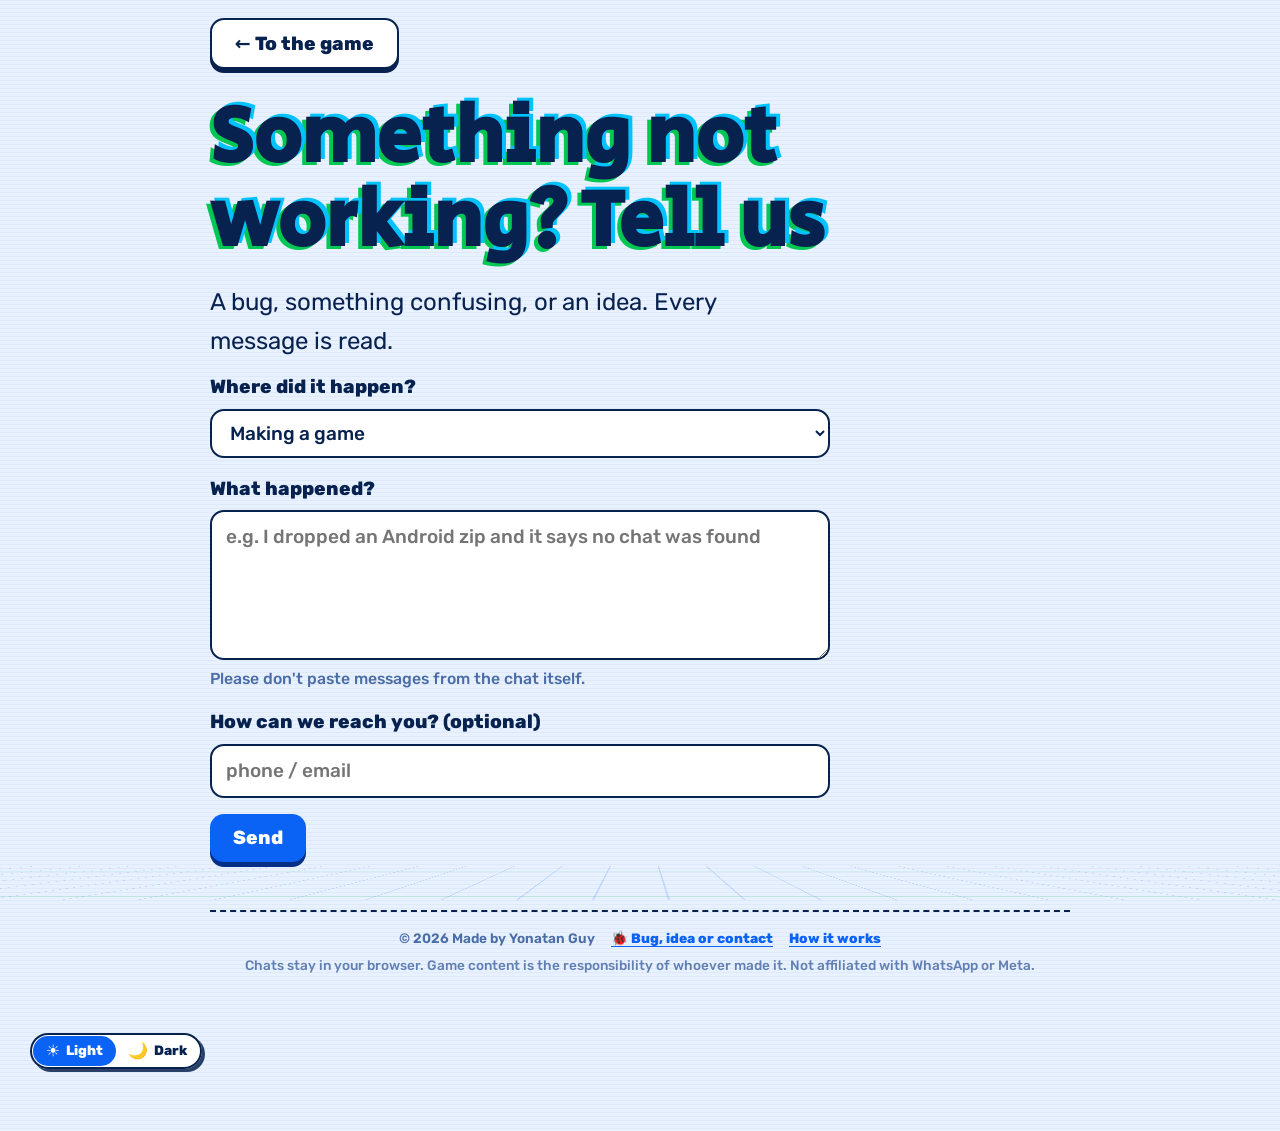
<file: feedback.html>
<!doctype html>
<html lang="he" dir="rtl" class="arcade" data-skin="arcade">
<head>
<meta charset="utf-8">
<meta name="viewport" content="width=device-width, initial-scale=1, viewport-fit=cover">
<title>מי שלח? משהו לא עובד</title>
<meta name="theme-color" content="#0b63f6">
<link rel="icon" href="favicon.svg" type="image/svg+xml">
<link rel="apple-touch-icon" href="images/icon-180.png">
<link rel="preconnect" href="https://fonts.googleapis.com">
<link rel="preconnect" href="https://fonts.gstatic.com" crossorigin>
<link href="https://fonts.googleapis.com/css2?family=Secular+One&family=Rubik:wght@400;500;700;900&display=swap" rel="stylesheet">
<link rel="stylesheet" href="css/guide.css">
<link rel="stylesheet" href="css/prefs.css">
<link rel="stylesheet" href="css/rain-only.css">
<style>
  .fb{display:flex;flex-direction:column;gap:16px;max-width:620px}
  .fb label{display:flex;flex-direction:column;gap:6px;font-weight:800}
  .fb select,.fb textarea,.fb input{font:inherit;font-weight:500;color:var(--paper);background:var(--ink-2);border:2.5px solid var(--line);border-radius:14px;padding:10px 14px}
  .fb textarea{min-height:150px;resize:vertical}
  .fb small{font-weight:500;color:var(--mute)}
  .fb .hidden{display:none}
  #done{font-size:1.3rem;font-weight:800}
</style>
</head>
<body>
<div class="top">
  <a class="btn ghost" href="./" id="toGame">→ למשחק</a>
</div>
<main>
  <h1 id="h">משהו לא עובד? ספרו לנו</h1>
  <p class="lede" id="sub">באג, משהו מבלבל, או רעיון. כל הודעה נקראת.</p>
  <!-- Netlify reads this form at deploy time and keeps the messages in the site's dashboard -->
  <form class="fb" name="feedback" method="POST" data-netlify="true" netlify-honeypot="bot" id="fb">
    <input type="hidden" name="form-name" value="feedback">
    <p class="hidden"><label>Leave empty <input name="bot"></label></p>
    <label><span id="lWhere">איפה זה קרה?</span>
      <select name="where" id="where">
        <option value="create">יצירת משחק</option><option value="game">המשחק בטלוויזיה / מחשב</option>
        <option value="phone">בטלפון</option><option value="export">ייצוא הצ'אט מוואטסאפ</option>
        <option value="ai">עם מודל שפה</option><option value="idea">רעיון / משהו אחר</option>
      </select></label>
    <label><span id="lMsg">מה קרה?</span>
      <textarea name="message" id="msg" required placeholder="למשל: העליתי zip מאנדרואיד וכתוב שלא נמצא צ'אט"></textarea>
      <small id="noChat">בלי הודעות מהצ'אט עצמו, בבקשה.</small></label>
    <label><span id="lContact">איך לחזור אליכם? (לא חובה)</span>
      <input name="contact" id="contact" placeholder="טלפון / מייל" dir="auto"></label>
    <input type="hidden" name="device" id="device">
    <div><button class="btn" id="send">לשלוח</button></div>
    <p id="err" class="muted" hidden></p>
  </form>
  <p id="done" hidden>תודה! קיבלנו 🙏</p>
  <div data-footer></div>
</main>
<div id="prefs"><div class="skinSlider" data-skin-slider></div></div>
<script src="js/prefs.js"></script>
<script src="js/rain.js"></script>
<script src="js/track.js"></script>
<script src="js/footer.js" defer></script>
<script>
'use strict';
let LANG = 'he'; try { LANG = localStorage.getItem('wst.lang') || ((navigator.language || '').toLowerCase().startsWith('he') ? 'he' : 'en'); } catch (e) {}
let SKIN = 'arcade'; try { SKIN = { night: 'dark', retro: 'arcade' }[localStorage.getItem('wst.skin')] || localStorage.getItem('wst.skin') || 'arcade'; } catch (e) {}
if (!['arcade', 'dark'].includes(SKIN)) SKIN = 'arcade';
function setSkin(sk) { SKIN = sk; document.documentElement.dataset.skin = sk; renderSkinSliders(['arcade', 'dark'], sk, k => ({ he: { arcade: 'בהיר', dark: 'כהה' }, en: { arcade: 'Light', dark: 'Dark' } })[LANG][k]); }
function pickSkin(sk) { setSkin(sk); try { localStorage.setItem('wst.skin', sk); } catch (e) {} }
setSkin(SKIN);
if (LANG === 'en') {
  document.documentElement.lang = 'en'; document.documentElement.dir = 'ltr'; document.title = 'Who sent it? Something wrong';
  const T = { toGame: '← To the game', h: 'Something not working? Tell us', sub: 'A bug, something confusing, or an idea. Every message is read.',
    lWhere: 'Where did it happen?', lMsg: 'What happened?', noChat: 'Please don\'t paste messages from the chat itself.', lContact: 'How can we reach you? (optional)',
    send: 'Send', done: 'Thanks! Got it 🙏' };
  Object.entries(T).forEach(([id, v]) => { document.getElementById(id).textContent = v; });
  ['Making a game', 'The game on the TV / computer', 'On the phone', 'Exporting the chat from WhatsApp', 'With an AI', 'An idea / something else']
    .forEach((v, i) => { document.getElementById('where').options[i].textContent = v; });
  document.getElementById('msg').placeholder = 'e.g. I dropped an Android zip and it says no chat was found';
  document.getElementById('contact').placeholder = 'phone / email';
}
const from = new URLSearchParams(location.search).get('from');
if (from && document.querySelector(`#where option[value="${CSS.escape(from)}"]`)) document.getElementById('where').value = from;
document.getElementById('device').value = navigator.userAgent.slice(0, 200);
document.getElementById('fb').addEventListener('submit', async e => {
  e.preventDefault();
  const btn = document.getElementById('send'), err = document.getElementById('err');
  btn.disabled = true; err.hidden = true;
  try {
    const r = await fetch('/', { method: 'POST', headers: { 'Content-Type': 'application/x-www-form-urlencoded' }, body: new URLSearchParams(new FormData(e.target)).toString() });
    if (!r.ok) throw new Error(r.status);
    e.target.hidden = true; document.getElementById('done').hidden = false; track('feedback');
  } catch (x) {
    err.textContent = LANG === 'he' ? 'לא הצלחנו לשלוח. נסו שוב עוד רגע.' : 'Could not send. Try again in a moment.';
    err.hidden = false; btn.disabled = false;
  }
});
</script>
</body>
</html>
</file>
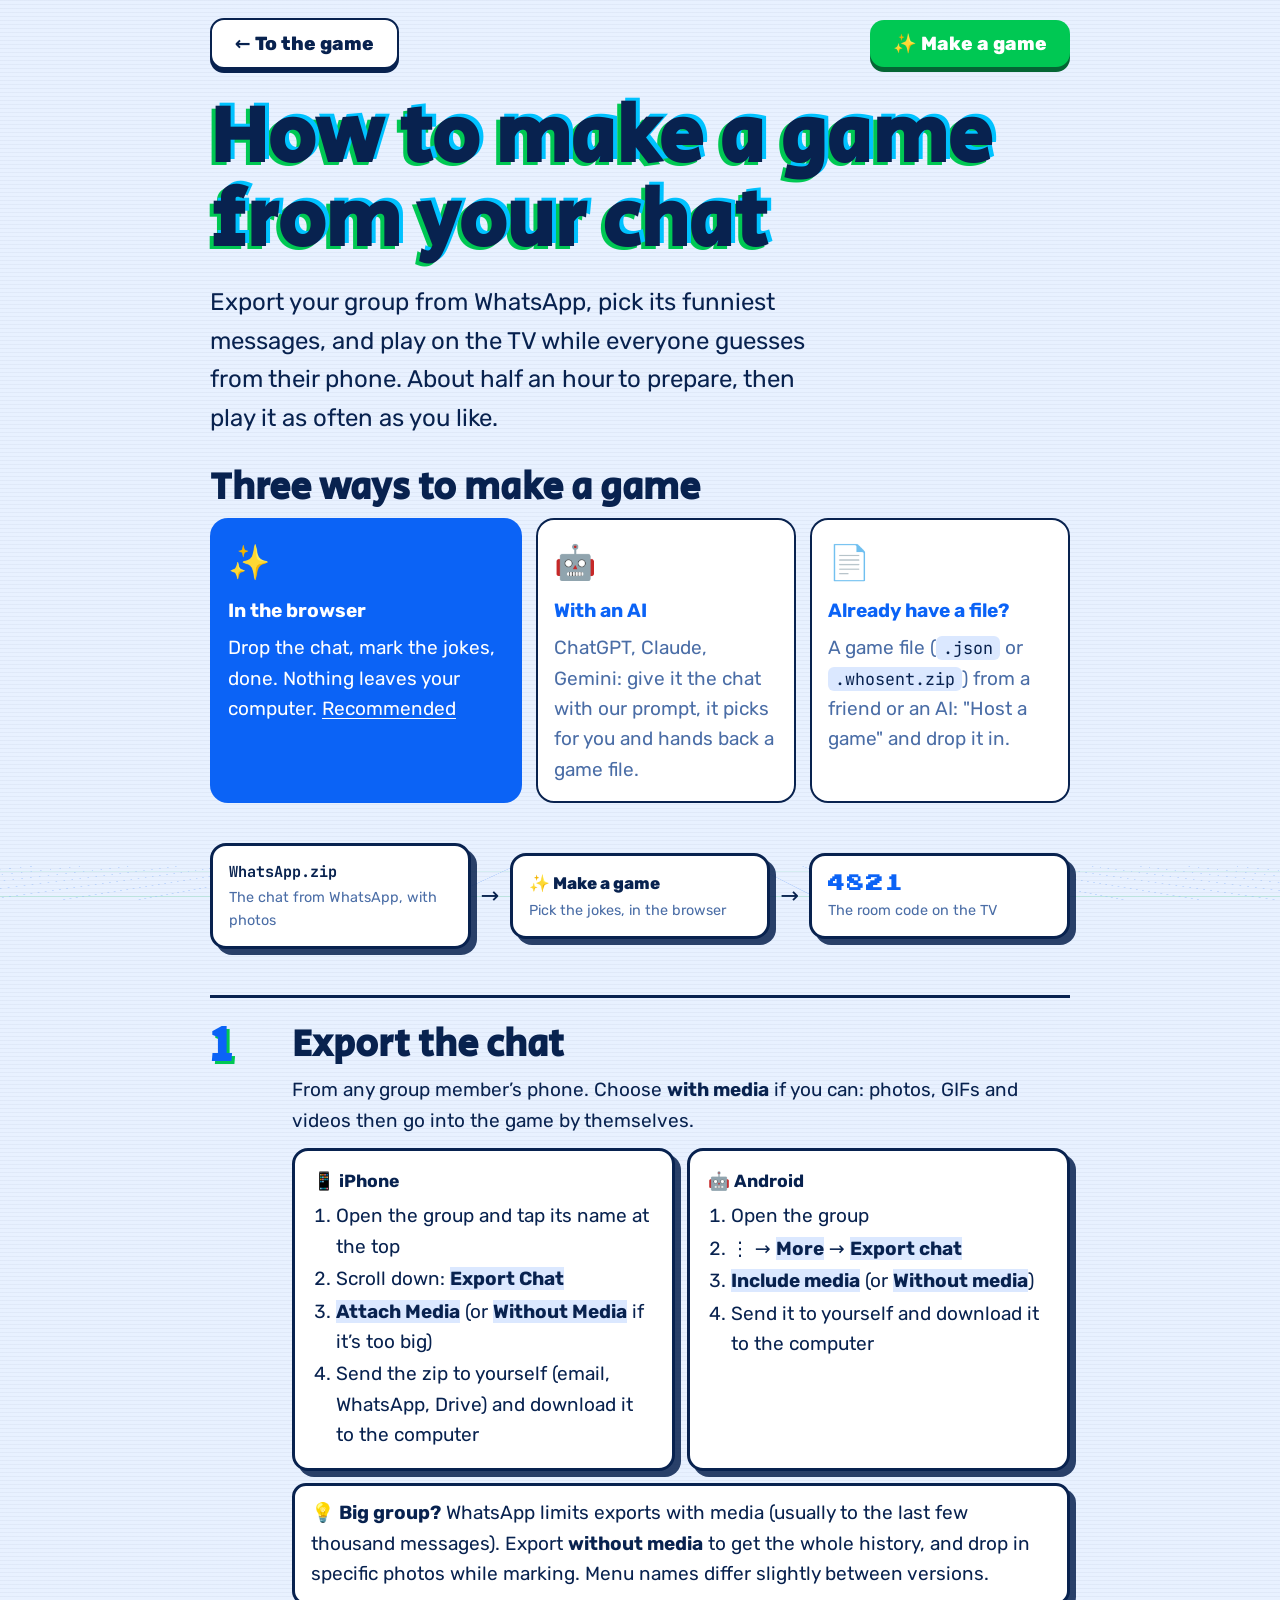
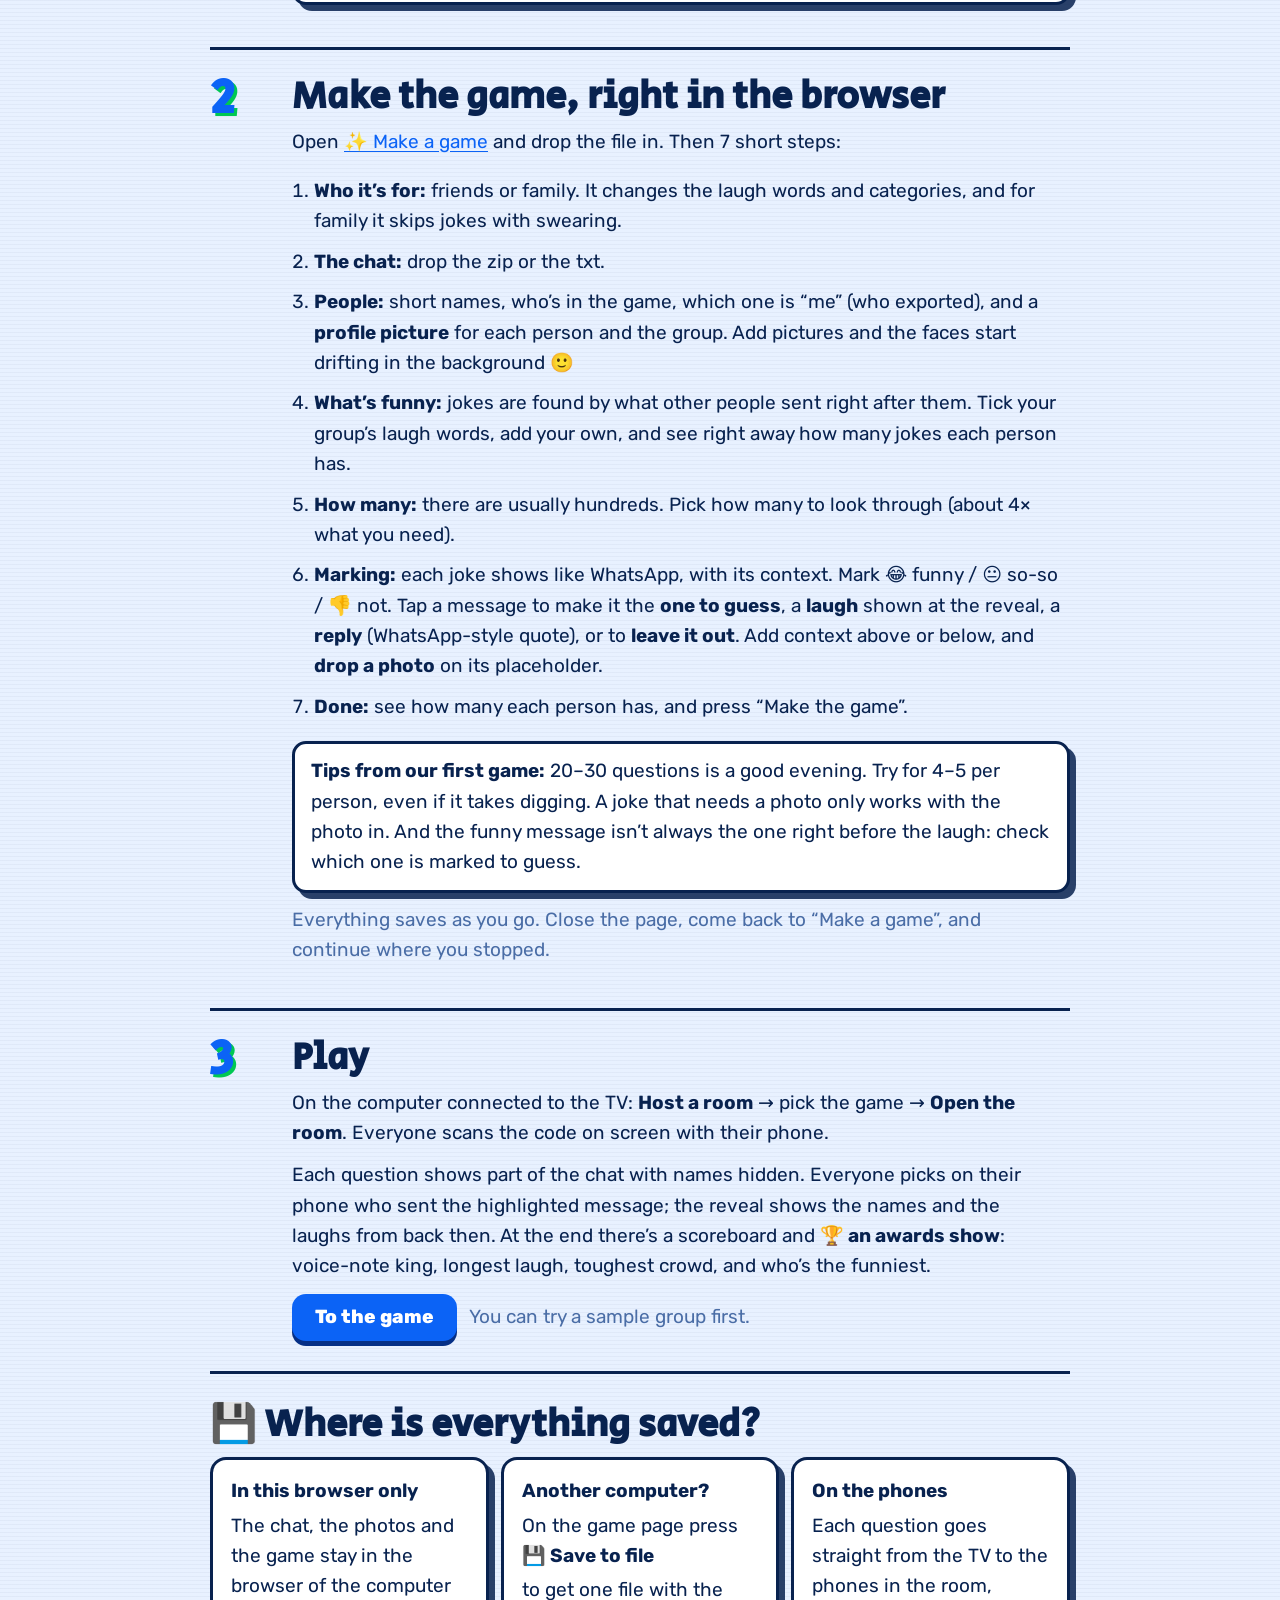
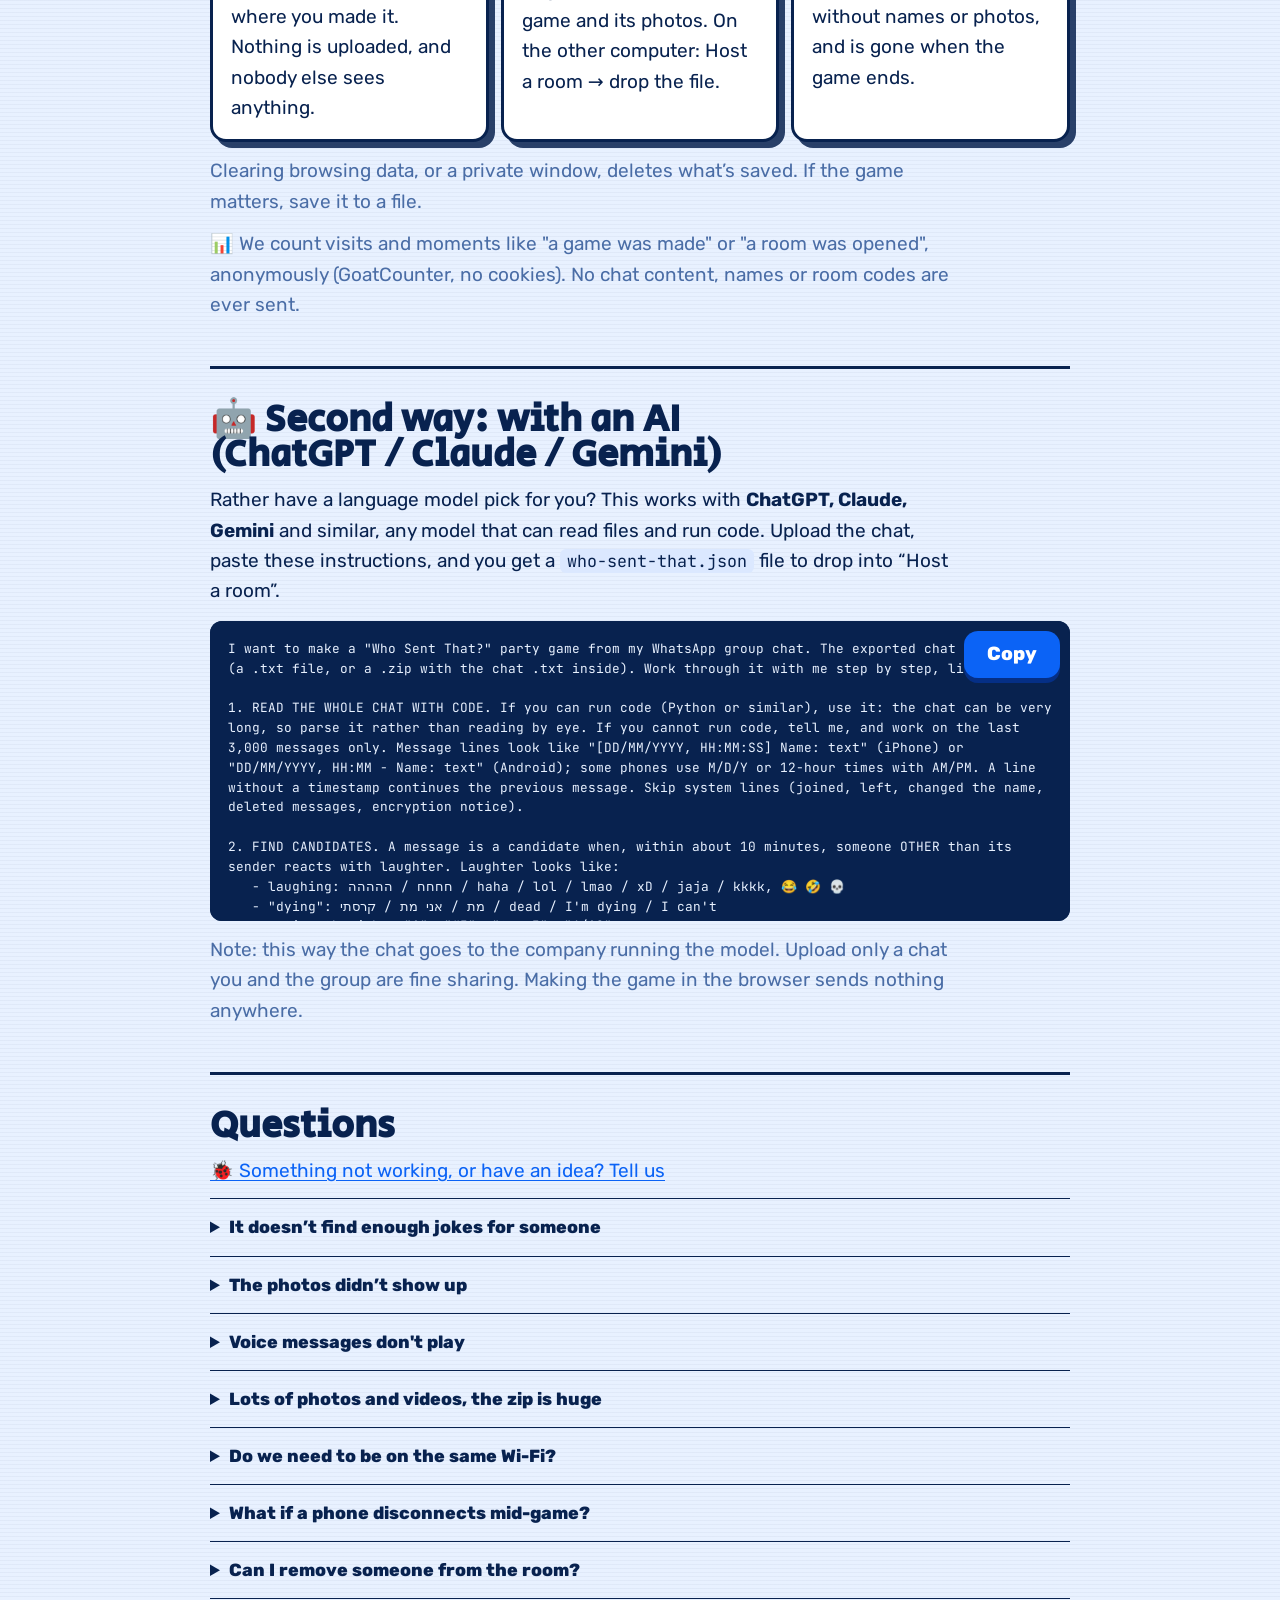
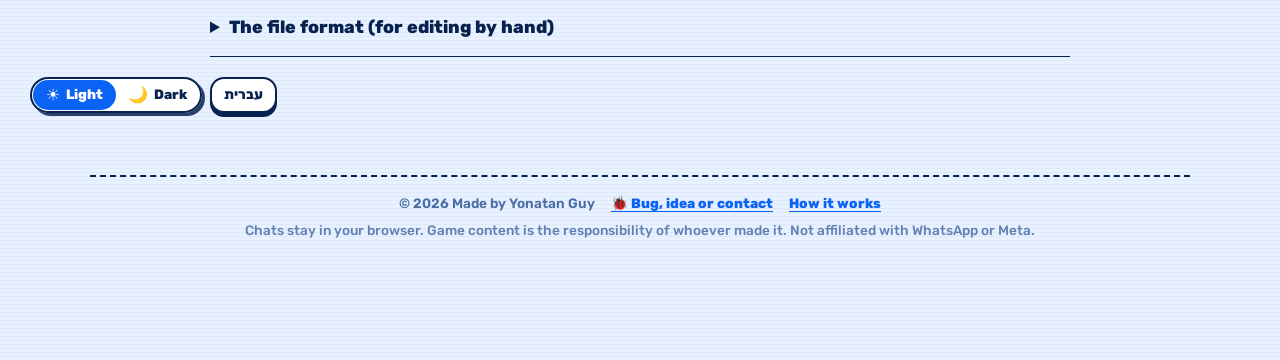
<file: guide.html>
<!doctype html>
<html lang="he" dir="rtl" class="arcade" data-skin="arcade">
<head>
<meta charset="utf-8">
<meta name="viewport" content="width=device-width, initial-scale=1, viewport-fit=cover">
<title>מי שלח? איך מכינים משחק</title>
<link rel="icon" href="favicon.svg" type="image/svg+xml">
<link rel="apple-touch-icon" href="images/icon-180.png">
<meta property="og:type" content="website">
<meta property="og:site_name" content="מי שלח?">
<meta property="og:title" content="מי שלח? איך מכינים משחק מהצ׳אט">
<meta property="og:description" content="שלוש דרכים להפוך את קבוצת הוואטסאפ למשחק ניחושים: בדפדפן, עם מודל שפה, או מקובץ מוכן.">
<meta property="og:url" content="https://who-sent-it.netlify.app/guide.html">
<meta property="og:image" content="https://who-sent-it.netlify.app/images/og.png">
<meta property="og:image:width" content="1200">
<meta property="og:image:height" content="630">
<meta property="og:locale" content="he_IL">
<meta name="twitter:card" content="summary_large_image">
<meta name="description" content="How to turn your WhatsApp group chat into a 'Who sent it?' party game: in the browser, or with any AI chatbot.">
<meta name="theme-color" content="#0b63f6">
<link rel="preconnect" href="https://fonts.googleapis.com">
<link rel="preconnect" href="https://fonts.gstatic.com" crossorigin>
<link href="https://fonts.googleapis.com/css2?family=Assistant:wght@400;600;800&family=Secular+One&family=Press+Start+2P&family=JetBrains+Mono:wght@500;700&family=Rubik:wght@400;500;700;900&display=swap" rel="stylesheet">
<link rel="stylesheet" href="css/guide.css">
<link rel="stylesheet" href="css/prefs.css">
<link rel="stylesheet" href="css/rain-only.css">
</head>
<body>
<div class="top">
  <a class="btn ghost" href="./" id="toGame">← למשחק</a>
  <a class="btn" href="create.html" id="toCreate">✨ ליצור משחק</a>
</div>

<!-- ======================= HEBREW ======================= -->
<main data-lang="he" dir="rtl" lang="he">
  <h1>איך מכינים משחק מהצ'אט שלכם</h1>
  <p class="lede">מייצאים את הקבוצה מוואטסאפ, בוחרים את ההודעות הכי מצחיקות, ומשחקים בטלוויזיה כשכולם מנחשים מהטלפון. בערך חצי שעה של הכנה, ואחר כך משחקים כמה פעמים שרוצים.</p>
  <h2 class="waysH">שלוש דרכים להכין משחק</h2>
  <div class="ways">
    <a class="way main" href="create.html"><span class="em">✨</span><b>בדפדפן</b><span>גוררים את הצ'אט, מסמנים בדיחות, וזהו. שום דבר לא יוצא מהמחשב. <u>מומלץ</u></span></a>
    <a class="way" href="#ai"><span class="em">🤖</span><b>עם מודל שפה</b><span>ChatGPT, Claude, Gemini: מעלים לו את הצ'אט עם הפרומפט שלנו, והוא בוחר בשבילכם ומחזיר קובץ משחק.</span></a>
    <a class="way" href="./?host=1"><span class="em">📄</span><b>כבר יש לכם קובץ?</b><span>קובץ משחק (<code>.json</code> או <code>.whosent.zip</code>) מחבר או ממודל שפה: "לפתוח חדר" וגוררים אותו.</span></a>
  </div>

  <div class="flow" aria-label="שלושה שלבים">
    <div class="fx"><b>WhatsApp.zip</b><span>הצ'אט מוואטסאפ, עם התמונות</span></div>
    <span class="arrow" aria-hidden="true">←</span>
    <div class="fx"><b class="plain">✨ יצירת משחק</b><span>בוחרים את הבדיחות, בדפדפן</span></div>
    <span class="arrow" aria-hidden="true">←</span>
    <div class="fx code"><b>4821</b><span>קוד החדר על הטלוויזיה</span></div>
  </div>

  <section class="step"><span class="num">1</span><div>
    <h2>מייצאים את הצ'אט</h2>
    <p>מהטלפון של אחד מחברי הקבוצה. מומלץ לבחור <b>עם מדיה</b>: ככה התמונות, הגיפים והסרטונים נכנסים למשחק לבד.</p>
    <div class="cols">
      <div class="card"><h3>📱 אייפון</h3><ol>
        <li>פותחים את הקבוצה ולוחצים על השם שלה למעלה</li>
        <li>גוללים למטה: <span class="path">ייצוא צ'אט</span></li>
        <li><span class="path">צרף מדיה</span> (או <span class="path">ללא מדיה</span> אם הקובץ גדול מדי)</li>
        <li>שולחים את ה־zip לעצמכם (מייל, וואטסאפ לעצמכם, דרייב) ומורידים למחשב</li></ol></div>
      <div class="card"><h3>🤖 אנדרואיד</h3><ol>
        <li>פותחים את הקבוצה</li>
        <li>שלוש הנקודות ⋮ ← <span class="path">עוד</span> ← <span class="path">ייצוא צ'אט</span></li>
        <li><span class="path">כולל מדיה</span> (או <span class="path">ללא מדיה</span>)</li>
        <li>שולחים לעצמכם ומורידים למחשב</li></ol></div>
    </div>
    <div class="tip"><b>💡 קבוצה גדולה?</b> וואטסאפ מגביל ייצוא עם מדיה (בדרך כלל לכמה אלפי ההודעות האחרונות). אפשר לייצא <b>ללא מדיה</b>, לקבל את כל ההיסטוריה, ולגרור תמונות ספציפיות בשלב הסימון. שמות התפריטים משתנים קצת בין גרסאות.</div>
  </div></section>

  <section class="step"><span class="num">2</span><div>
    <h2>יוצרים משחק, ישר בדפדפן</h2>
    <p>נכנסים ל־<a href="create.html">✨ יצירת משחק</a> וגוררים את הקובץ. משם זה 7 צעדים קצרים:</p>
    <ol class="wizList">
      <li><b>למי המשחק:</b> חברים או משפחה. זה משנה את מילות הצחוק ואת הקטגוריות, ובמשפחה מדלגים על בדיחות עם קללות.</li>
      <li><b>הצ'אט:</b> גוררים את ה־zip או את ה־txt.</li>
      <li><b>מי בקבוצה:</b> שמות קצרים, מי מופיע במשחק, מי "אני" (מי שייצא), ו<b>תמונת פרופיל</b> לכל אחד ולקבוצה. ברגע שמוסיפים תמונות, הפרצופים מתחילים ליפול ברקע 🙂</li>
      <li><b>מה מצחיק אצלכם:</b> האתר מוצא בדיחות לפי מה שאנשים אחרים כתבו אחריהן. מסמנים את מילות הצחוק של הקבוצה, מוסיפים משלכם ("מתה", "קורע", "🤣🤣"), ורואים מיד כמה בדיחות נמצאו לכל אחד.</li>
      <li><b>כמה לעבור עליהן:</b> לרוב מוצאים מאות. בוחרים כמה לסמן (מומלץ פי 4 ממה שצריך).</li>
      <li><b>סימון:</b> כל בדיחה מוצגת כמו בוואטסאפ, עם ההקשר. מסמנים 😂 מצחיק / 😐 בינוני / 👎 לא. לחיצה על הודעה מאפשרת לבחור שהיא <b>ההודעה לנחש</b>, לסמן <b>צחוק</b> שיוצג בחשיפה, להפוך אותה ל<b>תגובה</b> (ציטוט כמו בוואטסאפ) או <b>להסתיר</b> אותה. אפשר להוסיף הקשר מלמעלה ומלמטה, וגם <b>לגרור תמונה</b> למשבצת שלה.</li>
      <li><b>סיום:</b> רואים כמה בדיחות יש לכל אחד, ולוחצים "ליצור את המשחק".</li>
    </ol>
    <div class="tip"><b>טיפים מהמשחק הראשון שלנו:</b> 20–30 שאלות זה ערב טוב. נסו שלכל אחד יהיו 4–5, גם אם צריך לחפש. בדיחה שתלויה בתמונה עובדת רק אם התמונה בפנים. וההודעה המצחיקה היא לא תמיד זו שמישהו צחק אחריה: לפעמים היא אחת־שתיים למעלה, אז בדקו מה מסומן לנחש.</div>
    <p class="muted">הכל נשמר תוך כדי. אם סגרתם את הדף, תחזרו ל"יצירת משחק" ותוכלו להמשיך מאיפה שעצרתם.</p>
  </div></section>

  <section class="step"><span class="num">3</span><div>
    <h2>משחקים</h2>
    <p>במחשב שמחובר לטלוויזיה: <b>לפתוח חדר</b> ← בוחרים את המשחק ← <b>לפתוח חדר</b>. כל אחד סורק את הקוד על המסך מהטלפון, ומתחילים.</p>
    <p>בכל שאלה רואים קטע מהשיחה עם השמות מוסתרים. כל אחד בוחר מהטלפון מי שלח את ההודעה המסומנת, ובחשיפה השמות מתגלים יחד עם הצחוקים של אז. בסוף יש טבלה, ו<b>🏆 טקס פרסים</b>: מלך ההקלטות, ה"חחחח" הכי ארוך, הקהל הכי קשה, ומי הכי מצחיק בקבוצה.</p>
    <div class="cta"><a class="btn" href="./">למשחק</a><span class="muted">אפשר לנסות קודם עם קבוצה לדוגמה.</span></div>
  </div></section>

  <section class="section">
    <h2>💾 איפה הכל נשמר?</h2>
    <div class="priv">
      <div class="card"><b>בדפדפן הזה בלבד</b>הצ'אט, התמונות והמשחק נשמרים בדפדפן של המחשב שבו יצרתם את המשחק. שום דבר לא עולה לשרת, ואנחנו לא רואים כלום.</div>
      <div class="card"><b>במחשב אחר?</b>בעמוד המשחק לוחצים <b>💾 שמירה לקובץ</b>, ומקבלים קובץ אחד עם המשחק והתמונות. במחשב השני: לפתוח חדר ← גוררים את הקובץ.</div>
      <div class="card"><b>בטלפונים</b>כל שאלה נשלחת ישר מהטלוויזיה לטלפונים שבחדר, בלי שמות ובלי התמונות, ונעלמת בסוף המשחק.</div>
    </div>
    <p class="muted">ניקוי נתוני גלישה או "גלישה בסתר" מוחקים את מה שנשמר. אם המשחק חשוב לכם, שמרו אותו לקובץ.</p>
    <p class="muted">📊 אנחנו סופרים כניסות לאתר ורגעים כמו "נוצר משחק" או "נפתח חדר", באופן אנונימי (GoatCounter, בלי עוגיות). שום תוכן מהצ'אט, שמות או קודי חדרים לא נשלחים.</p>
  </section>

  <section class="section aiSec">
    <h2>🤖 דרך שנייה: עם מודל שפה, כמו ChatGPT, Claude או Gemini</h2>
    <p>מעדיפים שמודל שפה יבחר בשבילכם? זה עובד עם <b>ChatGPT, Claude, Gemini</b> ודומיהם, כל מודל שיודע לקרוא קבצים ולהריץ קוד. מעלים את הצ'אט, מעתיקים את ההוראות האלה, ובסוף מקבלים קובץ <code>who-sent-that.json</code> שגוררים ל"לפתוח חדר".</p>
    <div class="prompt"><pre class="promptText"></pre><button class="btn copy" onclick="copyPrompt(this)">להעתיק</button></div>
    <p class="muted">שימו לב: בדרך הזאת הצ'אט נשלח לחברה שמפעילה את המודל. העלו רק צ'אט שאתם והקבוצה בסדר לשתף. היצירה בדפדפן לא שולחת כלום לשום מקום.</p>
  </section>

  <section class="section">
    <h2>שאלות</h2>
    <p><a href="feedback.html">🐞 משהו לא עובד, או שיש לכם רעיון? ספרו לנו</a></p>
    <details><summary>הוא לא מוצא מספיק בדיחות של מישהו</summary><p>בשלב "מה מצחיק" הוסיפו את מילות הצחוק של הקבוצה. אחר כך, בשלב "כמה", הגדילו את המספר. בסימון, לחיצה על השם של האדם למעלה מציגה רק את הבדיחות שלו.</p></details>
    <details><summary>התמונות לא הופיעו</summary><p>אם ייצאתם "ללא מדיה" אין תמונות בקובץ: בשלב הסימון גוררים את התמונה למשבצת שלה (מוצגים התאריך והשעה כדי למצוא אותה בוואטסאפ). אם ייצאתם עם מדיה, ודאו שגררתם את ה־zip עצמו ולא רק את קובץ הטקסט.</p></details>
    <details><summary>ההקלטות הקוליות לא מתנגנות</summary><p>וואטסאפ שומר הקלטות כקבצי <code>.opus</code>, וספארי (מק ואייפון) לא תמיד מנגן אותם. פתחו את המשחק במסך הגדול בכרום או באדג׳. בטלפונים זה לא משנה: ההקלטות מתנגנות רק על המסך הגדול.</p></details>
    <details><summary>יש המון תמונות וסרטונים, ה־zip ענק</summary><p>זה בסדר, גם zip של כמה GB עובד: האתר קורא רק את מה שצריך. סרטון גדול מ־50 MB לא נטען לבד בשלב הסימון; לוחצים עליו כדי לראות. אם סוגרים את הדף באמצע, התמונות שכבר הופיעו נשמרות, ואת השאר מחזירים בגרירה חוזרת של ה־zip.</p></details>
    <details><summary>חייבים להיות באותה רשת וויי־פיי?</summary><p>לא, החיבור עובר דרך האינטרנט. אבל אם טלפון נתקע על "מתחברים…", חיבור לוויי־פיי של הבית בדרך כלל פותר.</p></details>
    <details><summary>מה קורה אם טלפון מתנתק באמצע?</summary><p>הוא מתחבר מחדש לבד תוך כמה שניות, עם אותו שם ואותו ניקוד. אם סגרו את הדפדפן, נכנסים שוב עם אותו קוד ואותו שם.</p></details>
    <details><summary>אפשר להוציא מישהו מהחדר?</summary><p>כן. בלובי יש ✕ ליד כל שם, ובאמצע המשחק יש כפתור "שחקנים" בפינה.</p></details>
    <details><summary>הפורמט של הקובץ (למי שרוצה לערוך ביד)</summary><pre class="formatText"></pre></details>
  </section>
</main>

<!-- ======================= ENGLISH ======================= -->
<main data-lang="en" dir="ltr" lang="en" hidden>
  <h1>How to make a game from your chat</h1>
  <p class="lede">Export your group from WhatsApp, pick its funniest messages, and play on the TV while everyone guesses from their phone. About half an hour to prepare, then play it as often as you like.</p>
  <h2 class="waysH">Three ways to make a game</h2>
  <div class="ways">
    <a class="way main" href="create.html"><span class="em">✨</span><b>In the browser</b><span>Drop the chat, mark the jokes, done. Nothing leaves your computer. <u>Recommended</u></span></a>
    <a class="way" href="#ai"><span class="em">🤖</span><b>With an AI</b><span>ChatGPT, Claude, Gemini: give it the chat with our prompt, it picks for you and hands back a game file.</span></a>
    <a class="way" href="./?host=1"><span class="em">📄</span><b>Already have a file?</b><span>A game file (<code>.json</code> or <code>.whosent.zip</code>) from a friend or an AI: "Host a game" and drop it in.</span></a>
  </div>

  <div class="flow" aria-label="Three stages">
    <div class="fx"><b>WhatsApp.zip</b><span>The chat from WhatsApp, with photos</span></div>
    <span class="arrow" aria-hidden="true">→</span>
    <div class="fx"><b class="plain">✨ Make a game</b><span>Pick the jokes, in the browser</span></div>
    <span class="arrow" aria-hidden="true">→</span>
    <div class="fx code"><b>4821</b><span>The room code on the TV</span></div>
  </div>

  <section class="step"><span class="num">1</span><div>
    <h2>Export the chat</h2>
    <p>From any group member’s phone. Choose <b>with media</b> if you can: photos, GIFs and videos then go into the game by themselves.</p>
    <div class="cols">
      <div class="card"><h3>📱 iPhone</h3><ol>
        <li>Open the group and tap its name at the top</li>
        <li>Scroll down: <span class="path">Export Chat</span></li>
        <li><span class="path">Attach Media</span> (or <span class="path">Without Media</span> if it’s too big)</li>
        <li>Send the zip to yourself (email, WhatsApp, Drive) and download it to the computer</li></ol></div>
      <div class="card"><h3>🤖 Android</h3><ol>
        <li>Open the group</li>
        <li>⋮ → <span class="path">More</span> → <span class="path">Export chat</span></li>
        <li><span class="path">Include media</span> (or <span class="path">Without media</span>)</li>
        <li>Send it to yourself and download it to the computer</li></ol></div>
    </div>
    <div class="tip"><b>💡 Big group?</b> WhatsApp limits exports with media (usually to the last few thousand messages). Export <b>without media</b> to get the whole history, and drop in specific photos while marking. Menu names differ slightly between versions.</div>
  </div></section>

  <section class="step"><span class="num">2</span><div>
    <h2>Make the game, right in the browser</h2>
    <p>Open <a href="create.html">✨ Make a game</a> and drop the file in. Then 7 short steps:</p>
    <ol class="wizList">
      <li><b>Who it’s for:</b> friends or family. It changes the laugh words and categories, and for family it skips jokes with swearing.</li>
      <li><b>The chat:</b> drop the zip or the txt.</li>
      <li><b>People:</b> short names, who’s in the game, which one is “me” (who exported), and a <b>profile picture</b> for each person and the group. Add pictures and the faces start drifting in the background 🙂</li>
      <li><b>What’s funny:</b> jokes are found by what other people sent right after them. Tick your group’s laugh words, add your own, and see right away how many jokes each person has.</li>
      <li><b>How many:</b> there are usually hundreds. Pick how many to look through (about 4× what you need).</li>
      <li><b>Marking:</b> each joke shows like WhatsApp, with its context. Mark 😂 funny / 😐 so-so / 👎 not. Tap a message to make it the <b>one to guess</b>, a <b>laugh</b> shown at the reveal, a <b>reply</b> (WhatsApp-style quote), or to <b>leave it out</b>. Add context above or below, and <b>drop a photo</b> on its placeholder.</li>
      <li><b>Done:</b> see how many each person has, and press “Make the game”.</li>
    </ol>
    <div class="tip"><b>Tips from our first game:</b> 20–30 questions is a good evening. Try for 4–5 per person, even if it takes digging. A joke that needs a photo only works with the photo in. And the funny message isn’t always the one right before the laugh: check which one is marked to guess.</div>
    <p class="muted">Everything saves as you go. Close the page, come back to “Make a game”, and continue where you stopped.</p>
  </div></section>

  <section class="step"><span class="num">3</span><div>
    <h2>Play</h2>
    <p>On the computer connected to the TV: <b>Host a room</b> → pick the game → <b>Open the room</b>. Everyone scans the code on screen with their phone.</p>
    <p>Each question shows part of the chat with names hidden. Everyone picks on their phone who sent the highlighted message; the reveal shows the names and the laughs from back then. At the end there’s a scoreboard and <b>🏆 an awards show</b>: voice-note king, longest laugh, toughest crowd, and who’s the funniest.</p>
    <div class="cta"><a class="btn" href="./">To the game</a><span class="muted">You can try a sample group first.</span></div>
  </div></section>

  <section class="section">
    <h2>💾 Where is everything saved?</h2>
    <div class="priv">
      <div class="card"><b>In this browser only</b>The chat, the photos and the game stay in the browser of the computer where you made it. Nothing is uploaded, and nobody else sees anything.</div>
      <div class="card"><b>Another computer?</b>On the game page press <b>💾 Save to file</b> to get one file with the game and its photos. On the other computer: Host a room → drop the file.</div>
      <div class="card"><b>On the phones</b>Each question goes straight from the TV to the phones in the room, without names or photos, and is gone when the game ends.</div>
    </div>
    <p class="muted">Clearing browsing data, or a private window, deletes what’s saved. If the game matters, save it to a file.</p>
    <p class="muted">📊 We count visits and moments like "a game was made" or "a room was opened", anonymously (GoatCounter, no cookies). No chat content, names or room codes are ever sent.</p>
  </section>

  <section class="section aiSec">
    <h2>🤖 Second way: with an AI (ChatGPT / Claude / Gemini)</h2>
    <p>Rather have a language model pick for you? This works with <b>ChatGPT, Claude, Gemini</b> and similar, any model that can read files and run code. Upload the chat, paste these instructions, and you get a <code>who-sent-that.json</code> file to drop into “Host a room”.</p>
    <div class="prompt"><pre class="promptText"></pre><button class="btn copy" onclick="copyPrompt(this)">Copy</button></div>
    <p class="muted">Note: this way the chat goes to the company running the model. Upload only a chat you and the group are fine sharing. Making the game in the browser sends nothing anywhere.</p>
  </section>

  <section class="section">
    <h2>Questions</h2>
    <p><a href="feedback.html">🐞 Something not working, or have an idea? Tell us</a></p>
    <details><summary>It doesn’t find enough jokes for someone</summary><p>In “What’s funny”, add your group’s laugh words. Then in “How many”, raise the number. While marking, tap that person’s name at the top to see only their jokes.</p></details>
    <details><summary>The photos didn’t show up</summary><p>An export “without media” has no photos: drop each photo on its placeholder while marking (it shows the date and time so you can find it in WhatsApp). If you exported with media, make sure you dropped the zip itself, not just the text file.</p></details>
    <details><summary>Voice messages don't play</summary><p>WhatsApp saves voice messages as <code>.opus</code> files, which Safari (Mac and iPhone) can't always play. Open the game on the big screen in Chrome or Edge. Phones don't matter here: voice messages only play on the big screen.</p></details>
    <details><summary>Lots of photos and videos, the zip is huge</summary><p>That's fine, even a zip of several GB works: the site reads only what it needs. A video over 50 MB doesn't load by itself while marking; click it to see it. If you close the page midway, photos you already saw are kept, and the rest come back when you drop the zip again.</p></details>
    <details><summary>Do we need to be on the same Wi-Fi?</summary><p>No, it connects over the internet. If a phone is stuck on “Connecting…”, joining the home Wi-Fi usually fixes it.</p></details>
    <details><summary>What if a phone disconnects mid-game?</summary><p>It reconnects by itself within a few seconds, with the same name and score. If the browser was closed, join again with the same code and name.</p></details>
    <details><summary>Can I remove someone from the room?</summary><p>Yes. The lobby has a ✕ next to each name, and mid-game there’s a “Players” button in the corner.</p></details>
    <details><summary>The file format (for editing by hand)</summary><pre class="formatText"></pre></details>
  </section>
</main>

<template id="promptTpl">I want to make a "Who Sent That?" party game from my WhatsApp group chat. The exported chat is attached (a .txt file, or a .zip with the chat .txt inside). Work through it with me step by step, like this:

1. READ THE WHOLE CHAT WITH CODE. If you can run code (Python or similar), use it: the chat can be very long, so parse it rather than reading by eye. If you cannot run code, tell me, and work on the last 3,000 messages only. Message lines look like "[DD/MM/YYYY, HH:MM:SS] Name: text" (iPhone) or "DD/MM/YYYY, HH:MM - Name: text" (Android); some phones use M/D/Y or 12-hour times with AM/PM. A line without a timestamp continues the previous message. Skip system lines (joined, left, changed the name, deleted messages, encryption notice).

2. FIND CANDIDATES. A message is a candidate when, within about 10 minutes, someone OTHER than its sender reacts with laughter. Laughter looks like:
   - laughing: חחחח / ההההה / haha / lol / lmao / xD / jaja / kkkk, 😂 🤣 💀
   - "dying": מת / אני מת / קרסתי / dead / I'm dying / I can't
   - rating the joke: "1", "#5", "top 3", "6/10"
   Also ask me if my group has its own laugh words, and include them.
   Watch out: lone numbers are often times ("22?"); in Hebrew "מתי" means "when". A message that STARTS with laughter is a reaction, not a joke. People laughing at their own message don't count.
   The joke is sometimes 1–2 messages above the laugh (someone replied in between): check, and pick the message that is actually funny.
   Score each candidate by how many different people laughed and how hard.

3. SHOW ME ROUNDS OF 15, best first, spread across different people. For each: a number, the date, the sender, the conversation before it (the continuous run of messages, about 3 to 8, names visible to me), the message itself, and the laughs after it. Suggest a short category with an emoji.

4. I REPLY with the numbers to keep ("4, 11 good, 15 ok"), and fixes like "more context for 12", "the joke in 8 is the message above", "drop the 2nd line in 3". Keep a running tally per person, and tell me who is short; aim for 20–30 questions with 4–5 per person. Never invent, merge or rewrite messages: copy text exactly, typos included.

5. BEFORE BUILDING, ASK ME: a short display name for each person (some exports show phone numbers), which person is me (who exported the chat), and a title for the game.

6. WHEN I SAY "build", give me a downloadable file called who-sent-that.json in exactly the format below, and check that it is valid JSON. If you cannot make files, put the whole JSON in one code block so I can save it.

FORMAT:
{
  "format": "who-sent-that",
  "version": 1,
  "title": "Game title",
  "group": "Group chat name",
  "me": "Display name of the person who exported",
  "participants": [ { "name": "Dana", "color": "#53bdeb" }, { "name": "Tom" } ],
  "questions": [
    {
      "date": "31/01/2023",
      "category": "💸 money",
      "note": "optional one-line background shown above the chat",
      "messages": [
        { "from": "Tom", "time": "16:35", "text": "context message" },
        { "from": "Dana", "time": "16:36", "text": "the funny message", "answer": true },
        { "from": "Dana", "time": "16:36", "text": "its second line, if sent as two messages", "answer": true },
        { "from": "Tom", "time": "16:37", "text": "the message Dana was replying to... ", "replyTo": 0 },
        { "from": "Tom", "time": "16:37", "text": "חחחחחחח", "reaction": true }
      ]
    }
  ]
}

Rules for the file:
- Every "from" is exactly one of the participant names.
- In each question, the messages with "answer": true all have the same sender. That sender is the right answer.
- Order: the context before (no flags), then the answer message(s), then up to 3 laughs with "reaction": true (hidden until the reveal).
- "replyTo" (optional) is the position (0-based) of the message it quotes, in the same question; it shows as a WhatsApp reply.
- A photo, video or voice note inside the context becomes a text line like "📷 Photo".
- "time" is HH:MM, "date" is DD/MM/YYYY. "category", "note", "color", "replyTo" are optional.

Talk to me in the language I write to you in.</template>
<template id="formatTpl">{
  "format": "who-sent-that",
  "version": 1,
  "title": "Game title",
  "group": "Group chat name",
  "me": "Display name of the person who exported",
  "participants": [
    { "name": "Dana", "color": "#53bdeb" },
    { "name": "Tom" }
  ],
  "questions": [
    {
      "date": "31/01/2023",
      "category": "💸 money",
      "note": "optional one-line background shown above the chat",
      "messages": [
        { "from": "Tom", "time": "16:35", "text": "context message" },
        { "from": "Dana", "time": "16:36", "text": "the funny message", "answer": true, "replyTo": 0 },
        { "from": "Tom", "time": "16:37", "text": "חחחחחחח", "reaction": true }
      ]
    }
  ]
}

- Every "from" is one of the participant names.
- "answer": true marks the message(s) to guess; all from the same sender.
- Context first, then the answer, then up to 3 "reaction": true laughs.
- "replyTo": position of the quoted message in the same question (optional).
- "time" is HH:MM, "date" is DD/MM/YYYY.</template>
<div id="prefs"><div class="skinSlider" data-skin-slider></div><button class="btn ghost small" id="langBtn" onclick="toggleLang()">English</button></div>
<script src="js/track.js"></script>
<script src="js/footer.js" defer></script>
<script src="js/prefs.js"></script>
<script src="js/rain.js"></script>
<script src="js/guide.js"></script>
</body>
</html>
</file>
<file: css/guide.css>
/* Layout: one reading column; each step is a numbered band with the real file or screen it produces. */
:root{
  --ink:#0c0e13; --ink-2:#141821; --ink-3:#1c2230; --line:#2b3344;
  --paper:#f4efe4; --mute:#9ba2b3; --hi:#ffd84d; --hi-ink:#1d1700; --ok:#3ddc97;
  --display:"Karantina","Assistant",system-ui,sans-serif;
  --body:"Assistant",system-ui,-apple-system,"Segoe UI",sans-serif;
  --mono:"JetBrains Mono",ui-monospace,SFMono-Regular,Menlo,monospace;
  color-scheme:dark;
}
*{box-sizing:border-box}
html,body{margin:0}
body{background:var(--ink);background-image:radial-gradient(1000px 500px at 50% -10%,#1b2131 0%,rgba(12,14,19,0) 65%);background-attachment:fixed;
     color:var(--paper);font-family:var(--body);font-size:19px;line-height:1.6;-webkit-font-smoothing:antialiased;
     padding-block:calc(18px + env(safe-area-inset-top,0px)) calc(48px + env(safe-area-inset-bottom,0px));
     padding-left:max(16px,env(safe-area-inset-left,0px));padding-right:max(16px,env(safe-area-inset-right,0px))}
[hidden]{display:none!important}
a{color:var(--hi);text-underline-offset:3px}
:focus-visible{outline:3px solid var(--hi);outline-offset:3px}
main{max-width:860px;margin:0 auto}
.top{display:flex;justify-content:space-between;align-items:center;gap:12px;max-width:860px;margin:0 auto 28px}
.btn{display:inline-flex;align-items:center;gap:.5em;min-height:44px;padding:.45em 1.2em;border:0;border-radius:999px;font:inherit;font-weight:800;
     background:var(--hi);color:var(--hi-ink);cursor:pointer;text-decoration:none}
.btn.ghost{background:transparent;color:var(--paper);box-shadow:inset 0 0 0 1.5px var(--line)}
h1{font-family:var(--display);font-weight:700;font-size:clamp(64px,11vw,128px);line-height:.86;margin:0 0 18px;text-wrap:balance}
h2{font-family:var(--display);font-weight:700;font-size:clamp(42px,6vw,64px);line-height:.92;margin:0 0 12px;text-wrap:balance}
h3{font-size:1.1rem;margin:0 0 6px}
p{margin:0 0 12px;max-width:62ch}
.lede{font-size:clamp(20px,2.4vw,24px);color:#d9d4c8;max-width:40ch}
.muted{color:var(--mute)}
code,.mono{font-family:var(--mono);font-size:.88em}
code{background:var(--ink-3);padding:1px 7px;border-radius:6px;direction:ltr;unicode-bidi:isolate}

/* the three files that carry the game */
.flow{display:grid;grid-template-columns:1fr auto 1fr auto 1fr;align-items:center;gap:10px;margin:34px 0 46px}
.fx{background:var(--ink-2);box-shadow:inset 0 0 0 1.5px var(--line);border-radius:16px;padding:14px 16px;display:flex;flex-direction:column;gap:2px;min-width:0}
.fx b{font-family:var(--mono);font-size:.95rem;direction:ltr;text-align:start;overflow-wrap:anywhere}
.fx span{color:var(--mute);font-size:.9rem}
.fx.code b{font-size:1.6rem;color:var(--hi);letter-spacing:.12em}
.arrow{color:var(--mute);font-size:1.4rem}
[dir=rtl] .arrow{transform:scaleX(-1)}
@media (max-width:640px){.flow{grid-template-columns:1fr}.arrow{transform:rotate(90deg)!important;justify-self:center}}

/* steps */
.step{display:grid;grid-template-columns:64px minmax(0,1fr);gap:4px 18px;padding:30px 0;border-top:1px solid var(--line)}
.num{font-family:var(--display);font-weight:700;font-size:72px;line-height:.8;color:var(--hi)}
.step > div{min-width:0}
.cols{display:grid;grid-template-columns:repeat(2,minmax(0,1fr));gap:12px;margin:12px 0}
.card{background:var(--ink-2);box-shadow:inset 0 0 0 1.5px var(--line);border-radius:16px;padding:16px 18px}
.card ol{margin:6px 0 0;padding-inline-start:1.2em}
.card li{margin:2px 0}
.path{font-weight:700}
@media (max-width:640px){.step{grid-template-columns:1fr}.num{font-size:56px}.cols{grid-template-columns:1fr}}

/* the prompt */
.prompt{position:relative;margin:14px 0}
.prompt pre{margin:0;max-height:300px;overflow:auto;background:#07090d;border-radius:16px;box-shadow:inset 0 0 0 1.5px var(--line);
            padding:18px 18px 18px;font-family:var(--mono);font-size:.8rem;line-height:1.55;white-space:pre-wrap;direction:ltr;text-align:left;color:#d6d2c8}
.prompt .copy{position:absolute;top:10px;right:10px}
.reply{display:inline-block;background:#005c4b;color:#e9edef;border-radius:10px;padding:6px 12px;margin:4px 0 10px;font-family:"Segoe UI",system-ui,sans-serif}
.tip{background:rgba(255,216,77,.08);border-radius:14px;padding:12px 16px;margin:12px 0}

/* privacy + faq */
.priv{display:grid;grid-template-columns:repeat(3,minmax(0,1fr));gap:12px;margin:14px 0}
.priv .card b{display:block;margin-bottom:4px}
@media (max-width:760px){.priv{grid-template-columns:1fr}}
details{border-top:1px solid var(--line);padding:14px 0}
details:last-of-type{border-bottom:1px solid var(--line)}
summary{cursor:pointer;font-weight:800;font-size:1.1rem}
details p,details pre{margin-top:10px}
details pre{background:#07090d;border-radius:12px;padding:14px;overflow:auto;font-family:var(--mono);font-size:.8rem;direction:ltr;text-align:left;color:#d6d2c8}
.section{padding:34px 0;border-top:1px solid var(--line)}
.cta{display:flex;flex-wrap:wrap;gap:12px;align-items:center;margin-top:12px}
.tb{display:flex;gap:8px;flex-wrap:wrap}


/* =================== ARCADE (light and dark) ===================
   The same arcade look as the game; html.arcade carries it, data-skin picks the palette. */
html.arcade{--ink:#e8f1ff;--ink-2:#ffffff;--ink-3:#dbe8ff;--line:#08224f;--paper:#08224f;--mute:#4a6da6;--hi:#0b63f6;--hi-ink:#fff;--ok:#00a844;
  --blue:#0b63f6;--blue-dark:#052f86;--green:#00c853;--green-dark:#046634;--cyan:#00c2ff;--shadow:rgba(8,34,79,.85);--scan:rgba(8,34,79,.04);--code-bg:#08224f;--code-ink:#e8f1ff;--chip:#dbe8ff;
  --display:"Secular One","Rubik",system-ui,sans-serif;--body:"Rubik",system-ui,-apple-system,"Segoe UI",sans-serif;color-scheme:light}
html.arcade[data-skin=dark]{--ink:#0a1330;--ink-2:#13214a;--ink-3:#1b2d60;--line:#5d8dff;--paper:#e8f1ff;--mute:#9cb3e0;--hi:#3b82ff;
  --blue:#2f74ff;--blue-dark:#0a2a7a;--shadow:rgba(0,0,0,.7);--scan:rgba(255,255,255,.03);--code-bg:#050b1f;--code-ink:#cfe0ff;--chip:#1b2d60;color-scheme:dark}
html.arcade body{background:var(--ink);background-image:repeating-linear-gradient(to bottom,var(--scan) 0 1px,transparent 1px 4px)}
html.arcade h1{text-shadow:4px -3px 0 var(--cyan),-4px 3px 0 var(--green);line-height:1.05;font-size:clamp(40px,7vw,80px)}
html.arcade h2{font-size:clamp(26px,3.6vw,38px)}
html.arcade .lede{color:var(--paper)}
html.arcade a{color:var(--blue)}
html.arcade[data-skin=dark] a{color:#8fb5ff}
html.arcade .btn{border-radius:14px;background:var(--blue);color:#fff;border:0;box-shadow:0 5px 0 var(--blue-dark);text-decoration:none}
html.arcade .btn:active{transform:translateY(4px);box-shadow:0 1px 0 var(--blue-dark)}
html.arcade .btn.ghost{background:var(--ink-2);color:var(--paper);border:2px solid var(--line);box-shadow:0 4px 0 var(--line)}
html.arcade #toCreate{background:var(--green);box-shadow:0 5px 0 var(--green-dark);color:#fff}
html.arcade .fx,html.arcade .card,html.arcade .tip{background:var(--ink-2);color:var(--paper);border:3px solid var(--line);box-shadow:6px 6px 0 var(--shadow)}
html.arcade .fx span,html.arcade .card .muted,html.arcade .muted{color:var(--mute)}
html.arcade .fx b{color:var(--paper)} html.arcade .fx.code b{color:var(--blue);font-family:"Press Start 2P",monospace;font-size:.9em}
html.arcade .arrow{color:var(--paper)}
html.arcade .step,html.arcade .section{border-top:3px solid var(--line)}
html.arcade .num{color:var(--blue);text-shadow:3px 3px 0 var(--green);font-size:48px}
html.arcade .prompt pre,html.arcade details pre{background:var(--code-bg);color:var(--code-ink);border-radius:12px}
html.arcade code,html.arcade .path{background:var(--chip);color:var(--paper)}
html.arcade details{border-color:var(--line)}
html.arcade summary{color:var(--paper)}
html.arcade .wizList{display:flex;flex-direction:column;gap:10px;padding-inline-start:22px}
html.arcade .top{flex-wrap:wrap}
html.arcade .fx b.plain{font-family:var(--body);font-weight:800;font-size:1.05rem}

/* the three ways to make a game */
.waysH{margin:34px 0 12px}
.ways{display:grid;grid-template-columns:1.2fr 1fr 1fr;gap:14px;margin:0 0 40px}
.way{display:flex;flex-direction:column;gap:6px;padding:18px;border-radius:18px;background:var(--ink-2);box-shadow:inset 0 0 0 2px var(--line);color:var(--paper);text-decoration:none}
.way .em{font-size:34px} .way b{font-size:1.2rem} .way span{color:var(--mute)}
.way.main{background:var(--blue);box-shadow:none;color:#fff} .way.main span{color:#fff}
.way:hover{transform:translateY(-2px)}
@media (max-width:760px){.ways{grid-template-columns:1fr}}
</file>
<file: css/prefs.css>
/* The look switcher and language button: the same corner on every page. */
#prefs{position:fixed;bottom:calc(14px + env(safe-area-inset-bottom,0px));left:calc(14px + env(safe-area-inset-left,0px));z-index:35;
       display:flex;gap:8px;align-items:center;direction:ltr}   /* same order in both languages */
#prefs .btn{min-height:36px;padding:.25em .9em;font-size:.85rem}
body.inPlay #prefs,body.inGame #prefs{display:none}

/* a pill with a thumb that slides to the chosen look; always laid out left-to-right so the thumb moves the same way in both languages */
.skinSlider{position:relative;display:inline-grid;grid-auto-flow:column;grid-auto-columns:1fr;padding:3px;border-radius:999px;direction:ltr;
  background:var(--sl-bg,#141821);box-shadow:inset 0 0 0 1.5px var(--sl-line,#2b3344);font-family:inherit;flex:none}
.skinSlider .thumb{position:absolute;top:3px;bottom:3px;left:3px;width:calc((100% - 6px) / var(--n,3));border-radius:999px;background:var(--sl-thumb,#ffd84d);
  transform:translateX(calc(var(--i,0) * 100%));transition:transform .28s cubic-bezier(.3,1.4,.5,1)}
.skinSlider button{position:relative;z-index:1;display:flex;align-items:center;justify-content:center;gap:6px;min-height:30px;padding:3px 12px;
  background:none;border:0;border-radius:999px;color:var(--sl-ink,#f4efe4);font:inherit;font-weight:800;font-size:.85rem;white-space:nowrap;cursor:pointer;
  transition:color .2s}
.skinSlider button[aria-checked=true]{color:var(--sl-on,#1d1700)}
.skinSlider button:focus-visible{outline:2px solid var(--sl-thumb,#ffd84d);outline-offset:2px}
.skinSlider .ic{font-size:1rem;line-height:1}
.skinSlider.mini button{padding:3px 8px}
.skinSlider.mini .lb{display:none}
@media (max-width:420px){#prefs .skinSlider .lb{display:none}}
@media (prefers-reduced-motion:reduce){.skinSlider .thumb{transition:none}}

/* per look */
html.arcade .skinSlider{--sl-bg:var(--ink-2,#fff);--sl-thumb:var(--blue,#0b63f6);--sl-ink:var(--paper,#08224f);--sl-on:#fff;
  box-shadow:inset 0 0 0 2px var(--line,#08224f),3px 3px 0 var(--shadow,#08224f)}

/* footer on every page */
.siteFoot{max-width:1100px;margin:48px auto 0;padding:16px 0 calc(70px + env(safe-area-inset-bottom,0px));border-top:2px dashed var(--line,#08224f);
  color:var(--mute,#4a6da6);font-size:.85rem;font-weight:600;display:flex;flex-wrap:wrap;gap:6px 16px;justify-content:center;text-align:center}
.siteFoot a{color:inherit;font-weight:800}
.siteFoot .sfNote{flex-basis:100%;font-weight:500;opacity:.85}
</file>
<file: css/rain-only.css>
/* the arcade background (grid floor, scanlines, faces) on pages that don't load the game's arcade.css */
#rain,.arcadeLayer{position:fixed;pointer-events:none}
#rain{inset:0;width:100%;height:100%;z-index:0}
.arcadeLayer{z-index:0}
.gridFloor{left:-25%;right:-25%;bottom:0;height:22vh;opacity:.35;transform-origin:bottom;transform:perspective(320px) rotateX(74deg);
  background:repeating-linear-gradient(to right,rgba(11,99,246,.5) 0 2px,transparent 2px 76px),repeating-linear-gradient(to bottom,rgba(0,200,83,.45) 0 2px,transparent 2px 46px)}
.vignette,.scanlines{display:none}
body>*:not(#rain):not(.arcadeLayer){position:relative;z-index:1}
</file>
